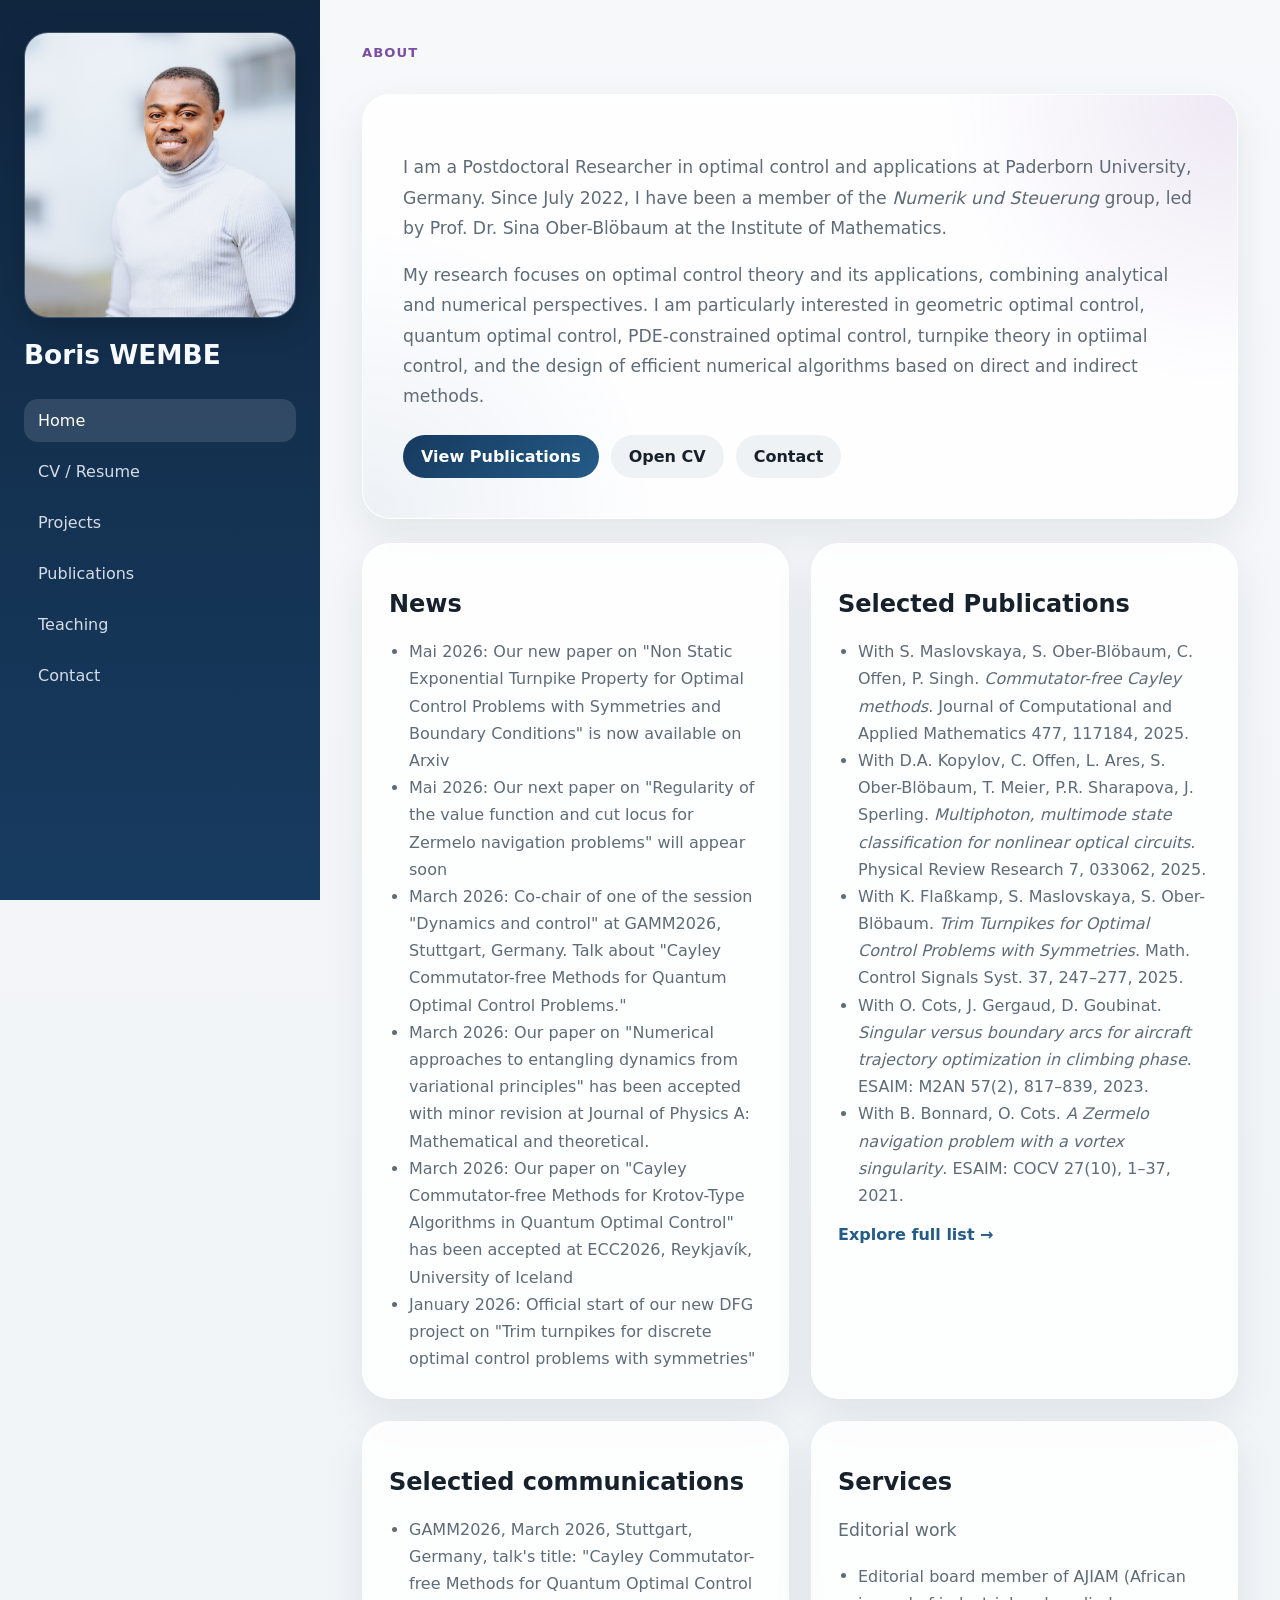
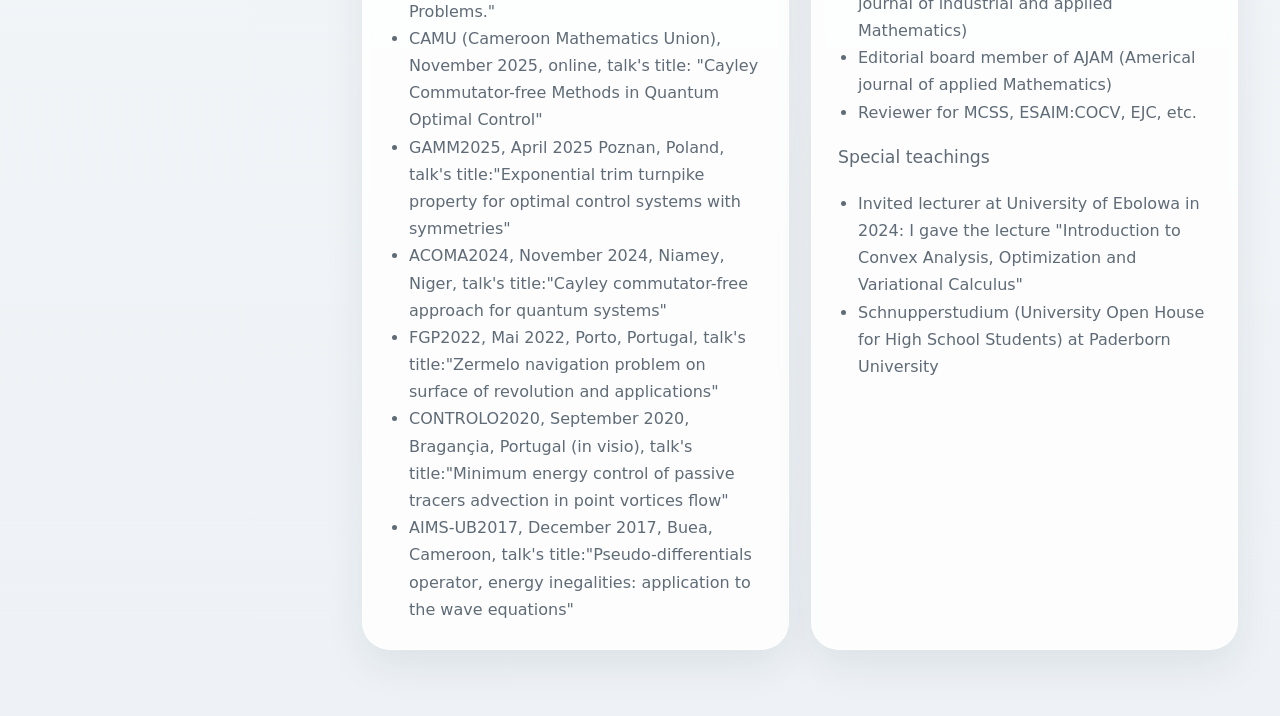
<file: index.html>
<!DOCTYPE html>
<html lang="en">
<head>
  <meta charset="UTF-8" />
  <meta name="viewport" content="width=device-width, initial-scale=1.0" />
  <title>Boris WEMBE | Optimal Control | Applied Mathematics</title>
  <meta name="description"
  content="Boris WEMBE is a Postdoctoral Researcher in Optimal Control and Applied Mathematics at Paderborn University. 
  Research in geometric control, quantum optimal control, PDEs and numerical methods." />
  <meta name="keywords"
  content="Boris WEMBE, optimal control, applied mathematics, quantum control, PDE, numerical analysis, turnpike theory" />
  <meta name="author" content="Boris WEMBE" />
  <link rel="stylesheet" href="styles.css" />
</head>
<body>
  <div class="layout">
    <aside class="sidebar">
      <div class="photo-box">
        <img src="assets/UPB_Arbeitsgruppen.jpg" alt="Boris WEMBE portrait placeholder" />
      </div>
      <div class="identity">
        <h1>Boris WEMBE</h1>
        <!--<p>Senior Researcher<br>Paderborn University</p>-->
      </div>
      <nav>
        <a class="active" href="index.html">Home</a>
        <!--<a href="about.html">About</a> -->
        <a href="cv.html">CV / Resume</a>
        <a href="projects.html">Projects</a>
        <a href="publications.html">Publications</a>
        <a href="teaching.html">Teaching</a>
        <a href="contact.html">Contact</a>
      </nav>
    </aside>

    <main class="content">
      <section class="page-header"><span class="eyebrow">About</span></section>
      <section class="hero-card">
        <p class="lead">I am a Postdoctoral Researcher in optimal control and applications at Paderborn University, Germany. 
          Since July 2022, I have been a member of the <em>Numerik und Steuerung</em> group, led by Prof. Dr. Sina Ober-Blöbaum 
          at the Institute of Mathematics.
        </p>
        <p class="lead">My research focuses on optimal control theory and its applications, 
          combining analytical and numerical perspectives. I am particularly interested in geometric optimal control, 
          quantum optimal control, PDE-constrained optimal control, turnpike theory in optiimal control, 
          and the design of efficient numerical algorithms based on direct and indirect methods.
        </p>
        <div class="cta-row">
          <a class="btn primary" href="publications.html">View Publications</a>
          <a class="btn secondary" href="cv.html">Open CV</a>
          <a class="btn secondary" href="contact.html">Contact</a>
        </div>
    </section>
    <section class="grid two">
      <article class="card"><h2>News</h2><ul class="clean-list">
        <li>Mai 2026: Our new paper on "Non Static Exponential Turnpike Property for Optimal Control Problems with Symmetries and Boundary Conditions" 
        is now available on Arxiv</li>
         <li>Mai 2026: Our next paper on "Regularity of the value function and cut locus for Zermelo navigation problems" will appear soon</li>
        <li>March 2026: Co-chair of one of the session "Dynamics and control" at GAMM2026, Stuttgart, Germany. 
        Talk about "Cayley Commutator-free Methods for Quantum Optimal Control Problems."</li>
        <li>March 2026: Our paper on "Numerical approaches to entangling dynamics from variational principles"
          has been accepted with minor revision at Journal of Physics A: Mathematical and theoretical.</li>
        <li>March 2026: Our paper on "Cayley Commutator-free Methods for Krotov-Type Algorithms in Quantum Optimal Control"
          has been accepted at ECC2026, Reykjavík, University of Iceland</li>
        <li>January 2026: Official start of our new DFG project on "Trim turnpikes for discrete optimal control problems with symmetries" </li>
        </ul>
      </article><article class="card"><h2>Selected Publications</h2><ul class="clean-list">
        <li>With S. Maslovskaya, S. Ober-Blöbaum, C. Offen, P. Singh. <em>Commutator-free Cayley methods</em>. Journal of Computational and Applied Mathematics 477, 117184, 2025.</li>
        <li>With D.A. Kopylov, C. Offen, L. Ares, S. Ober-Blöbaum, T. Meier, P.R. Sharapova, J. Sperling. <em>Multiphoton, multimode state classification for nonlinear optical circuits</em>. Physical Review Research 7, 033062, 2025.</li>
        <li>With K. Flaßkamp, S. Maslovskaya, S. Ober-Blöbaum. <em>Trim Turnpikes for Optimal Control Problems with Symmetries</em>. Math. Control Signals Syst. 37, 247–277, 2025.</li>
        <li>With O. Cots, J. Gergaud, D. Goubinat. <em>Singular versus boundary arcs for aircraft trajectory optimization in climbing phase</em>. ESAIM: M2AN 57(2), 817–839, 2023.</li>
        <li>With B. Bonnard, O. Cots. <em>A Zermelo navigation problem with a vortex singularity</em>. ESAIM: COCV 27(10), 1–37, 2021.</li>
        </ul>
        </p>
        <a class="text-link" href="publications.html">Explore full list →</a>
      </article>
      <article class="card"><h2>Selectied communications</h2><ul class="clean-list">
        <li>GAMM2026, March 2026, Stuttgart, Germany, talk's title: "Cayley Commutator-free Methods for Quantum Optimal Control Problems." </li>
        <li>CAMU (Cameroon Mathematics Union), November 2025, online, talk's title: "Cayley Commutator-free Methods in Quantum Optimal Control"</li>
        <li>GAMM2025, April 2025 Poznan, Poland, talk's title:"Exponential trim turnpike property for optimal control systems with symmetries"</li>
        <li>ACOMA2024, November 2024, Niamey, Niger, talk's title:"Cayley commutator-free approach for quantum systems"</li>
        <li>FGP2022, Mai 2022, Porto, Portugal, talk's title:"Zermelo navigation problem on surface of revolution and applications"</li>
        <li>CONTROLO2020, September 2020, Bragançia, Portugal (in visio), talk's title:"Minimum energy control of passive tracers advection in point vortices flow"</li>
        <li>AIMS-UB2017, December 2017, Buea, Cameroon, talk's title:"Pseudo-differentials operator, energy inegalities: application to the wave equations"</li></ul>
      </article>
      <article class="card"><h2>Services</h2>
        <p class="lead">Editorial work<ul class="clean-list">
        <li>Editorial board member of AJIAM (African journal of industrial and applied Mathematics) </li>
        <li>Editorial board member of AJAM (Americal journal of applied Mathematics)</li>
        <li>Reviewer for MCSS, ESAIM:COCV, EJC, etc.</li></ul></p>
        <p class="lead">Special teachings<ul class="clean-list">  
        <li>Invited lecturer at University of Ebolowa in 2024: I gave the lecture
        "Introduction to Convex Analysis, Optimization and Variational Calculus"</li>
        <li>Schnupperstudium (University Open House for High School Students) at Paderborn University</li>
      </article>
    </section>
    </main>
  </div>
</body>
</html>
</file>
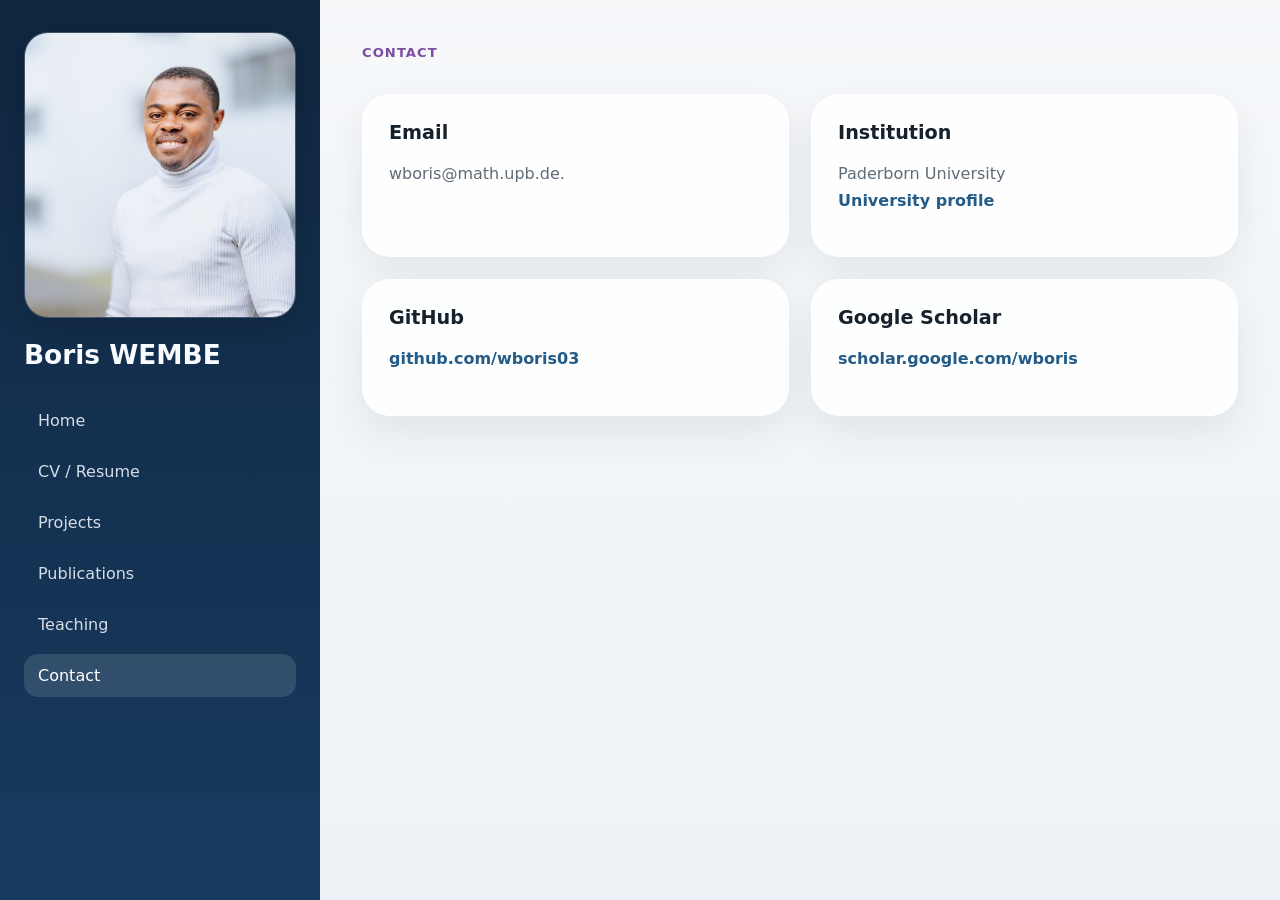
<file: contact.html>
<!DOCTYPE html>
<html lang="en">
<head><meta charset="UTF-8" /><meta name="viewport" content="width=device-width, initial-scale=1.0" />
<title>Boris WEMBE | Contact</title><link rel="stylesheet" href="styles.css" /></head>
<body>
<div class="layout">
    <aside class="sidebar">
      <div class="photo-box">
        <img src="assets/UPB_Arbeitsgruppen.jpg" alt="Boris WEMBE portrait placeholder" />
      </div>
      <div class="identity">
        <h1>Boris WEMBE</h1>
        <!--<p>Senior Researcher<br>Paderborn University</p>-->
      </div>
      <nav>
        <a href="index.html">Home</a>
        <!--<a href="about.html">About</a> -->
        <a href="cv.html">CV / Resume</a>
        <a href="projects.html">Projects</a>
        <a href="publications.html">Publications</a>
        <a href="teaching.html">Teaching</a>
        <a class="active"  href="contact.html">Contact</a>
      </nav>
    </aside>
  <main class="content">
    <section class="page-header"><span class="eyebrow">Contact</span></section>
    <section class="grid two">
    <article class="card"><h3>Email</h3><p>wboris@math.upb.de.</p></article>
    <article class="card"><h3>Institution</h3><p>Paderborn University<br><a class="text-link" href="https://www.uni-paderborn.de/person/95394">University profile</a></p></article>
    <article class="card"><h3>GitHub</h3><p><a class="text-link" href="https://github.com/wboris03">github.com/wboris03</a></p></article>
    <article class="card"><h3>Google Scholar</h3><p><a class="text-link" href="https://scholar.google.com/citations?user=HVoNU2QAAAAJ&hl=fr">scholar.google.com/wboris</p></article>
    </section>
  </main>
</div>
</body>
</html>
</file>
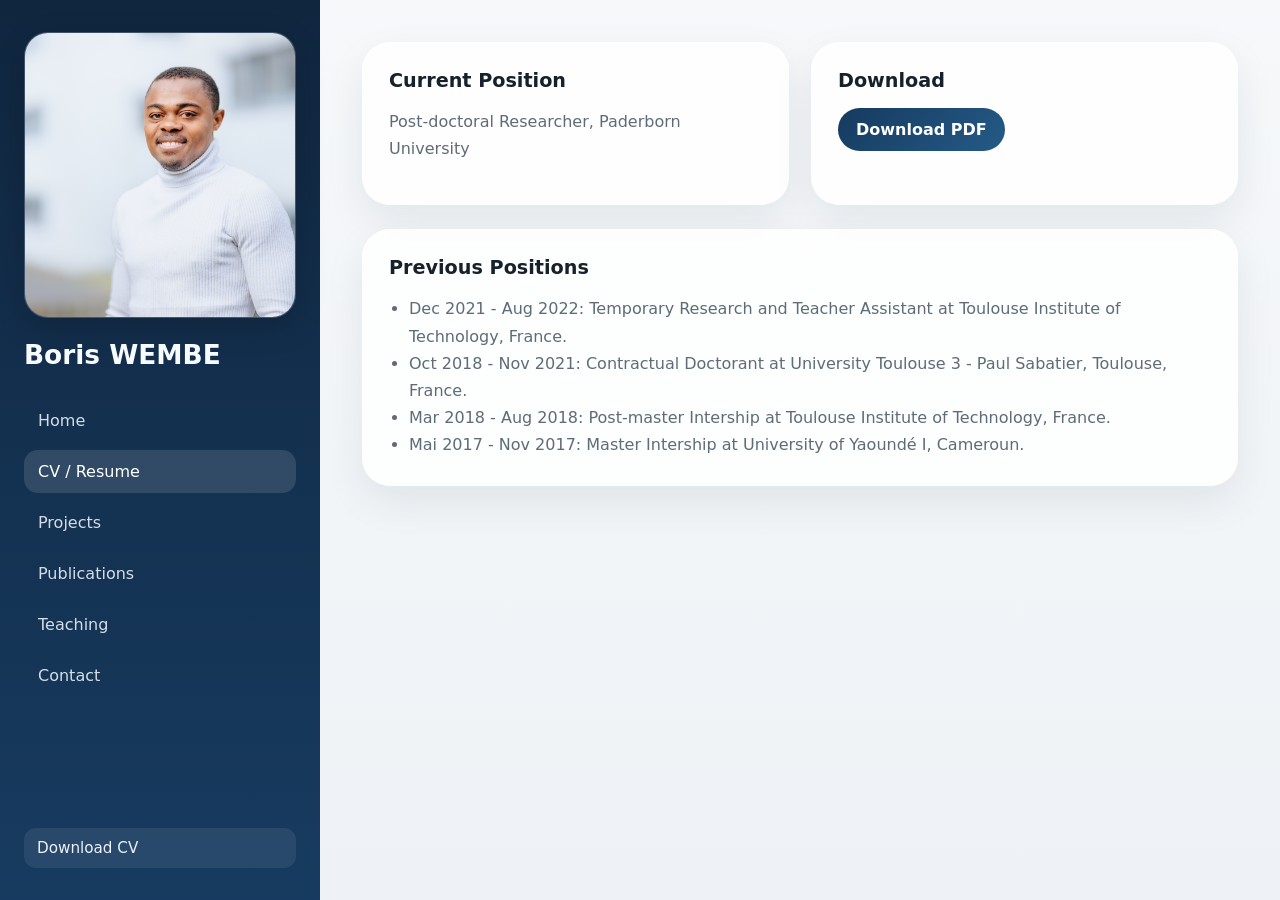
<file: cv.html>
<!DOCTYPE html>
<html lang="en">
<head><meta charset="UTF-8" /><meta name="viewport" content="width=device-width, initial-scale=1.0" />
<title>Boris WEMBE | CV</title><link rel="stylesheet" href="styles.css" /></head>
<body>
<div class="layout">
<aside class="sidebar"><div class="photo-box"><img src="assets/UPB_Arbeitsgruppen.jpg" alt="portrait" /></div>
<div class="identity"><h1>Boris WEMBE</h1></div>
<nav><a href="index.html">Home</a><a class="active" href="cv.html">CV / Resume</a>
<a href="projects.html">Projects</a><a href="publications.html">Publications</a><a href="teaching.html">Teaching</a>
<a href="contact.html">Contact</a></nav><div class="sidebar-footer"><a href="cv/Boris_wembe_CV.pdf">Download CV</a>
<!--<a href="https://www.uni-paderborn.de/person/95394">University Profile</a><a href="https://github.com/wboris03">GitHub</a>-->
</div></aside>
<main class="content">
<section class="grid two">
<article class="card"><h3>Current Position</h3><p>Post-doctoral Researcher, Paderborn University</p></article>
<article class="card"><h3>Download</h3></p><a class="btn primary" href="cv/Boris_wembe_CV.pdf">Download PDF</a></article>
</section>
<section class="card"><h3>Previous Positions</h3><p><ul class="clean-list">
  <li>Dec 2021 - Aug 2022: Temporary Research and Teacher Assistant at Toulouse Institute of Technology, France.</li>
  <li>Oct 2018 - Nov 2021: Contractual Doctorant at University Toulouse 3 - Paul Sabatier, Toulouse, France.</li>
  <li>Mar 2018 - Aug 2018: Post-master Intership at Toulouse Institute of Technology, France. </li>
  <li>Mai 2017 - Nov 2017: Master Intership at University of Yaoundé I, Cameroun.</li></ul>
</section>
</main>
</div>
</body>
</html>
</file>
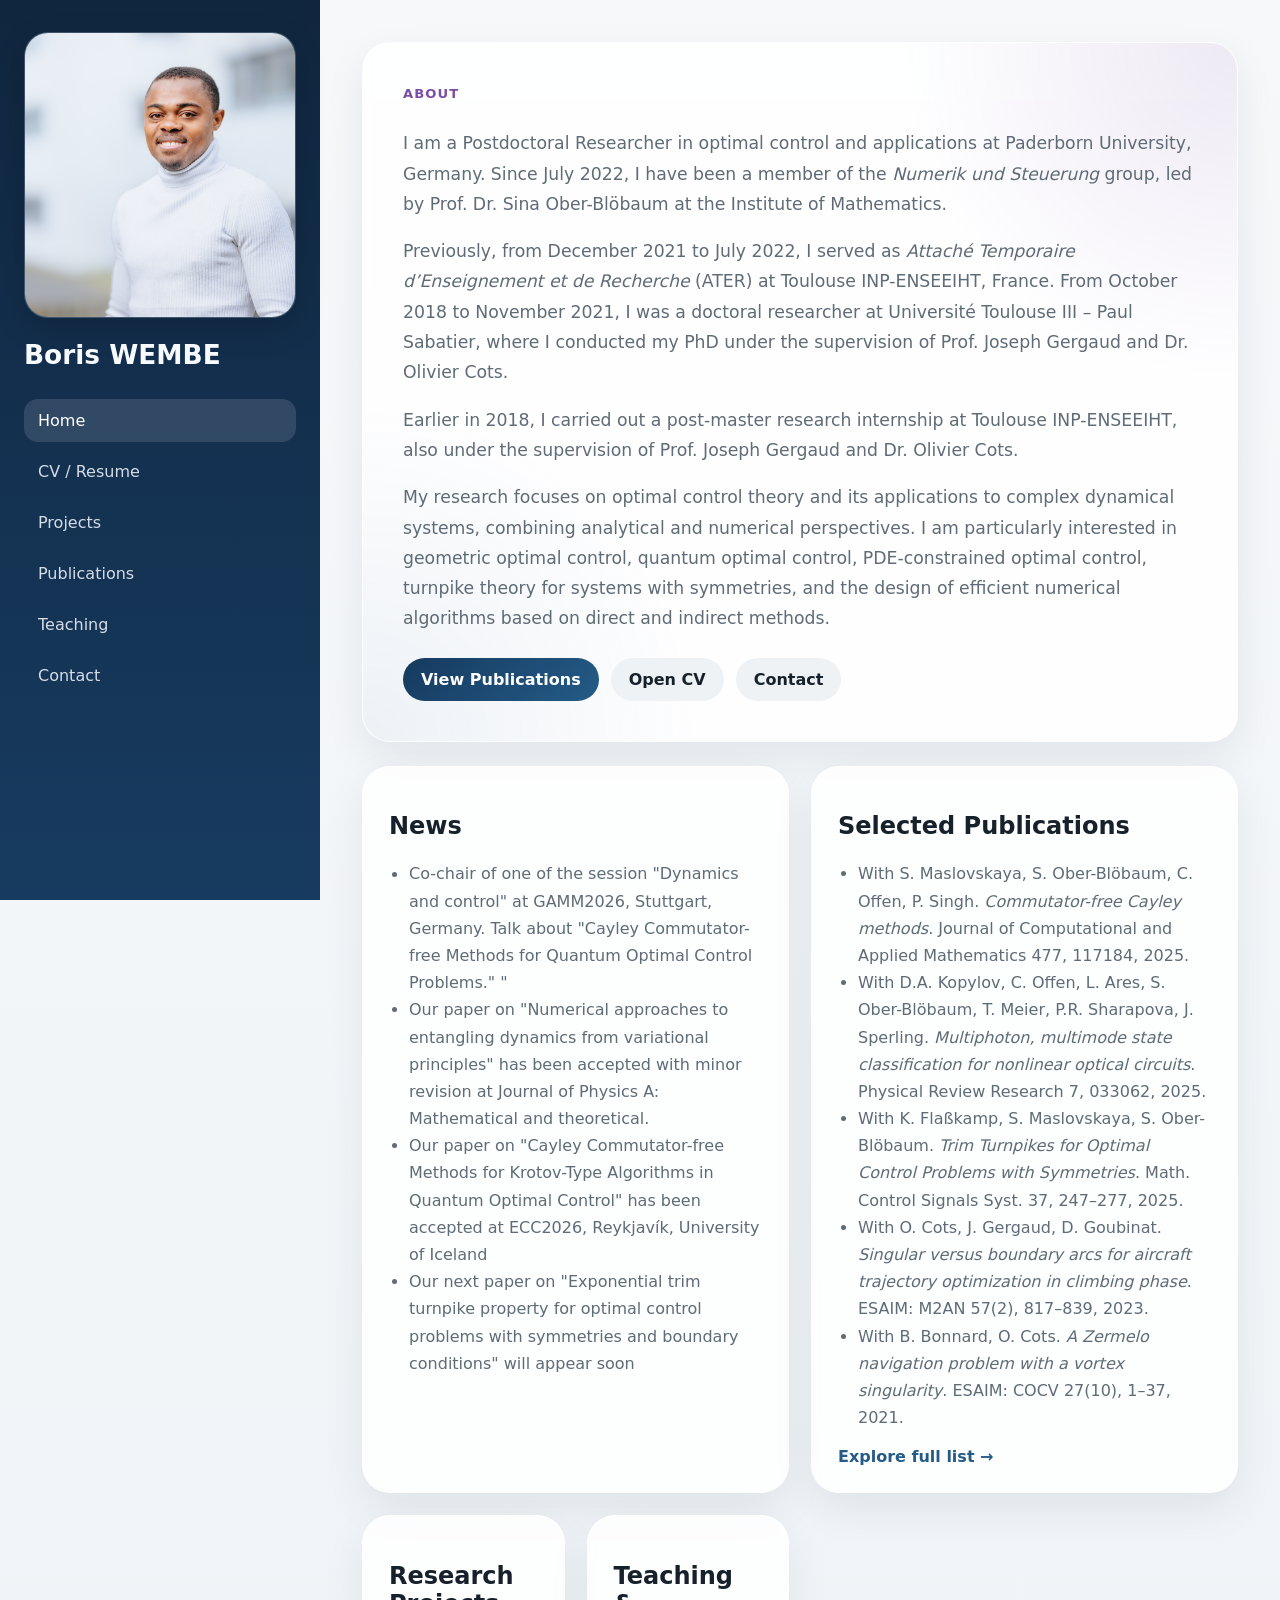
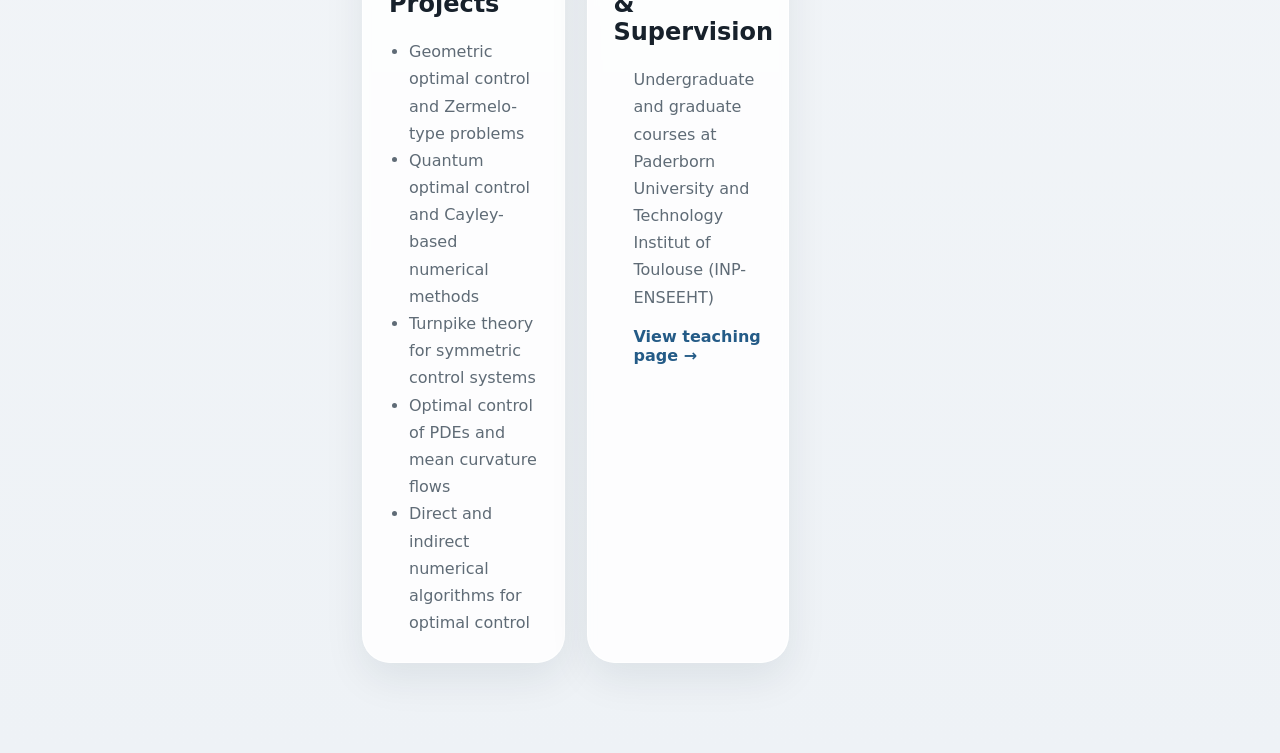
<file: home.html>
<!DOCTYPE html>
<html lang="en">
<head>
  <meta charset="UTF-8" />
  <meta name="viewport" content="width=device-width, initial-scale=1.0" />
  <title>Boris WEMBE | Home</title>
  <link rel="stylesheet" href="styles.css" />
</head>
<body>
  <div class="layout">
    <aside class="sidebar">
      <div class="photo-box">
        <img src="assets/UPB_Arbeitsgruppen.jpg" alt="Boris WEMBE portrait placeholder" />
      </div>
      <div class="identity">
        <h1>Boris WEMBE</h1>
        <!--<p>Senior Researcher<br>Paderborn University</p>-->
      </div>
      <nav>
        <a class="active" href="home.html">Home</a>
        <!--<a href="about.html">About</a> -->
        <a href="cv.html">CV / Resume</a>
        <a href="projects.html">Projects</a>
        <a href="publications.html">Publications</a>
        <a href="teaching.html">Teaching</a>
        <a href="contact.html">Contact</a>
      </nav>
    </aside>

    <main class="content">
      <section class="hero-card">
        <span class="eyebrow">About</span>
        <p class="lead">I am a Postdoctoral Researcher in optimal control and applications at Paderborn University, Germany. 
          Since July 2022, I have been a member of the <em>Numerik und Steuerung</em> group, led by Prof. Dr. Sina Ober-Blöbaum 
          at the Institute of Mathematics.
        </p>
        <p class="lead">Previously, from December 2021 to July 2022, I served as <em>Attaché Temporaire d’Enseignement et de Recherche</em> 
          (ATER) at Toulouse INP-ENSEEIHT, France. From October 2018 to November 2021, I was a doctoral researcher 
          at Université Toulouse III – Paul Sabatier, where I conducted my PhD under the supervision of Prof. Joseph Gergaud and Dr. Olivier Cots.
        </p>
        <p class="lead">Earlier in 2018, I carried out a post-master research internship at Toulouse INP-ENSEEIHT, 
          also under the supervision of Prof. Joseph Gergaud and Dr. Olivier Cots.
        </p>
        <p class="lead">My research focuses on optimal control theory and its applications to complex dynamical systems, 
          combining analytical and numerical perspectives. I am particularly interested in geometric optimal control, 
          quantum optimal control, PDE-constrained optimal control, turnpike theory for systems with symmetries, 
          and the design of efficient numerical algorithms based on direct and indirect methods.
        </p>
        <div class="cta-row">
          <a class="btn primary" href="publications.html">View Publications</a>
          <a class="btn secondary" href="cv.html">Open CV</a>
          <a class="btn secondary" href="contact.html">Contact</a>
        </div>
    </section>
    <section class="grid two">
      <article class="card"><h2>News</h2><ul class="clean-list">
        <li>Co-chair of one of the session "Dynamics and control" at GAMM2026, Stuttgart, Germany. 
        Talk about "Cayley Commutator-free Methods for Quantum Optimal Control Problems." "</li>
        <li>Our paper on "Numerical approaches to entangling dynamics from variational principles"
          has been accepted with minor revision at Journal of Physics A: Mathematical and theoretical.</li>
        <li>Our paper on "Cayley Commutator-free Methods for Krotov-Type Algorithms in Quantum Optimal Control"
          has been accepted at ECC2026, Reykjavík, University of Iceland</li>
        <li>Our next paper on "Exponential trim turnpike property for optimal control problems with symmetries 
          and boundary conditions" will appear soon</li>
        </ul>
      </article><article class="card"><h2>Selected Publications</h2><ul class="clean-list">
        <li>With S. Maslovskaya, S. Ober-Blöbaum, C. Offen, P. Singh. <em>Commutator-free Cayley methods</em>. Journal of Computational and Applied Mathematics 477, 117184, 2025.</li>
        <li>With D.A. Kopylov, C. Offen, L. Ares, S. Ober-Blöbaum, T. Meier, P.R. Sharapova, J. Sperling. <em>Multiphoton, multimode state classification for nonlinear optical circuits</em>. Physical Review Research 7, 033062, 2025.</li>
        <li>With K. Flaßkamp, S. Maslovskaya, S. Ober-Blöbaum. <em>Trim Turnpikes for Optimal Control Problems with Symmetries</em>. Math. Control Signals Syst. 37, 247–277, 2025.</li>
        <li>With O. Cots, J. Gergaud, D. Goubinat. <em>Singular versus boundary arcs for aircraft trajectory optimization in climbing phase</em>. ESAIM: M2AN 57(2), 817–839, 2023.</li>
        <li>With B. Bonnard, O. Cots. <em>A Zermelo navigation problem with a vortex singularity</em>. ESAIM: COCV 27(10), 1–37, 2021.</li>
        </ul>
        </p>
        <a class="text-link" href="publications.html">Explore full list →</a>
      </article>
    <section class="grid two">
      <article class="card"><h2>Research Projects</h2><ul class="clean-list">
        <li>Geometric optimal control and Zermelo-type problems</li>
        <li>Quantum optimal control and Cayley-based numerical methods</li>
        <li>Turnpike theory for symmetric control systems</li>
        <li>Optimal control of PDEs and mean curvature flows</li>
        <li>Direct and indirect numerical algorithms for optimal control</li>
      </ul>
      </article><article class="card"><h2>Teaching & Supervision</h2><ul class="clean-list">
        <p>Undergraduate and graduate courses at Paderborn University and Technology Institut of Toulouse (INP-ENSEEHT) </p>
        <a class="text-link" href="teaching.html">View teaching page →</a>
      </article>
    </section>
    </main>
  </div>
</body>
</html>
</file>
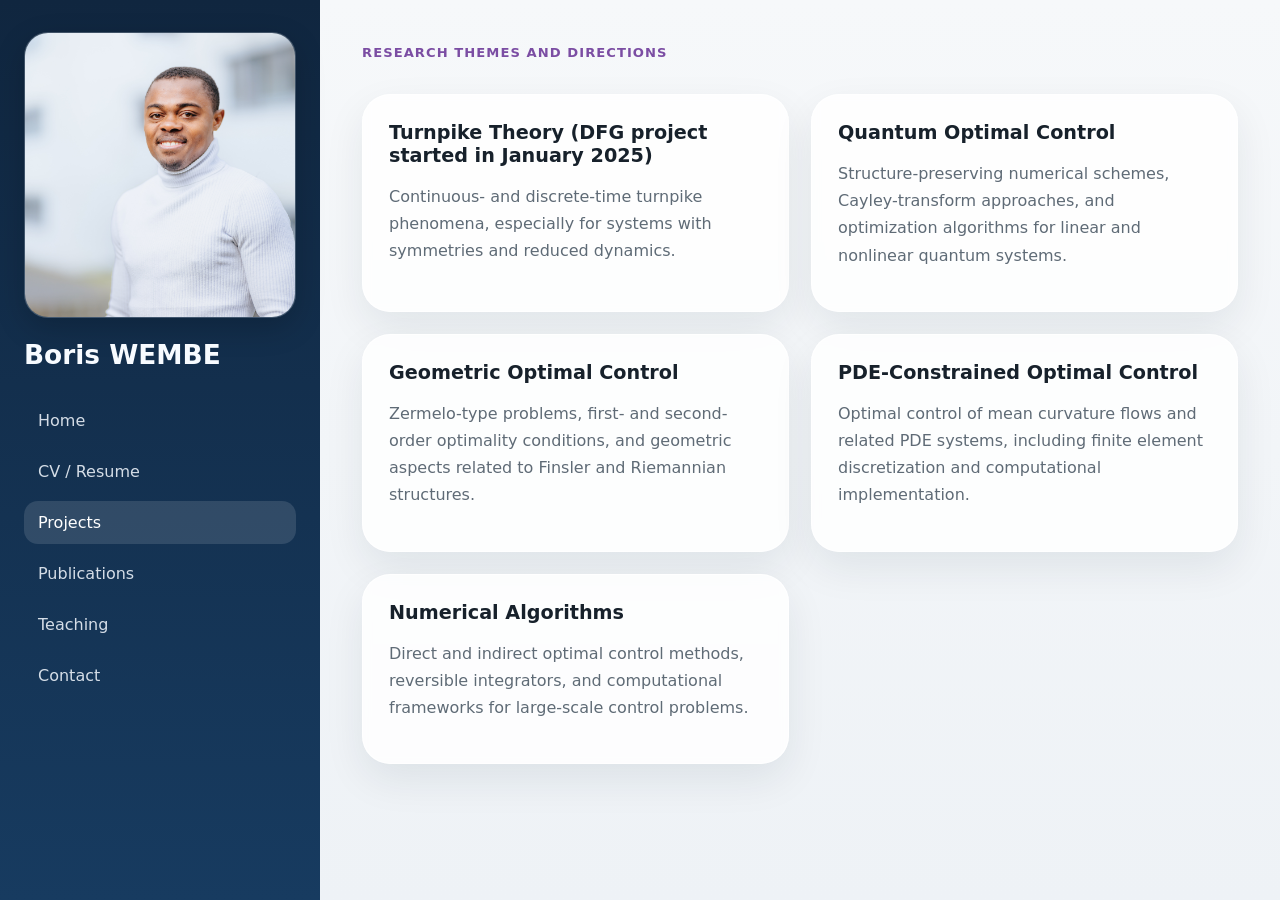
<file: projects.html>
<!DOCTYPE html>
<html lang="en">
<head><meta charset="UTF-8" /><meta name="viewport" content="width=device-width, initial-scale=1.0" /><title>Boris WEMBE | Projects</title><link rel="stylesheet" href="styles.css" /></head>
<body>
<div class="layout">
    <aside class="sidebar">
      <div class="photo-box">
        <img src="assets/UPB_Arbeitsgruppen.jpg" alt="Boris WEMBE portrait placeholder" />
      </div>
      <div class="identity">
        <h1>Boris WEMBE</h1>
        <!--<p>Senior Researcher<br>Paderborn University</p>-->
      </div>
      <nav>
        <a href="index.html">Home</a>
        <!--<a href="about.html">About</a> -->
        <a href="cv.html">CV / Resume</a>
        <a class="active"  href="projects.html">Projects</a>
        <a href="publications.html">Publications</a>
        <a href="teaching.html">Teaching</a>
        <a href="contact.html">Contact</a>
      </nav>
    </aside>
    <main class="content">
      <section class="page-header"><span class="eyebrow">Research themes and directions</span></section>
      <section class="grid two">
      <article class="card"><h3>Turnpike Theory (DFG project started in January 2025)</h3><p>Continuous- and discrete-time turnpike phenomena, especially for systems with symmetries and reduced dynamics.</p></article>
      <article class="card"><h3>Quantum Optimal Control</h3><p>Structure-preserving numerical schemes, Cayley-transform approaches, and optimization algorithms for linear and nonlinear quantum systems.</p></article>
      <article class="card"><h3>Geometric Optimal Control</h3><p>Zermelo-type problems, first- and second-order optimality conditions, and geometric aspects related to Finsler and Riemannian structures.</p></article>
      <article class="card"><h3>PDE-Constrained Optimal Control</h3><p>Optimal control of mean curvature flows and related PDE systems, including finite element discretization and computational implementation.</p></article>
      <article class="card"><h3>Numerical Algorithms</h3><p>Direct and indirect optimal control methods, reversible integrators, and computational frameworks for large-scale control problems.</p></article>
      </section>
    </main>
</div>
</body>
</html>
</file>
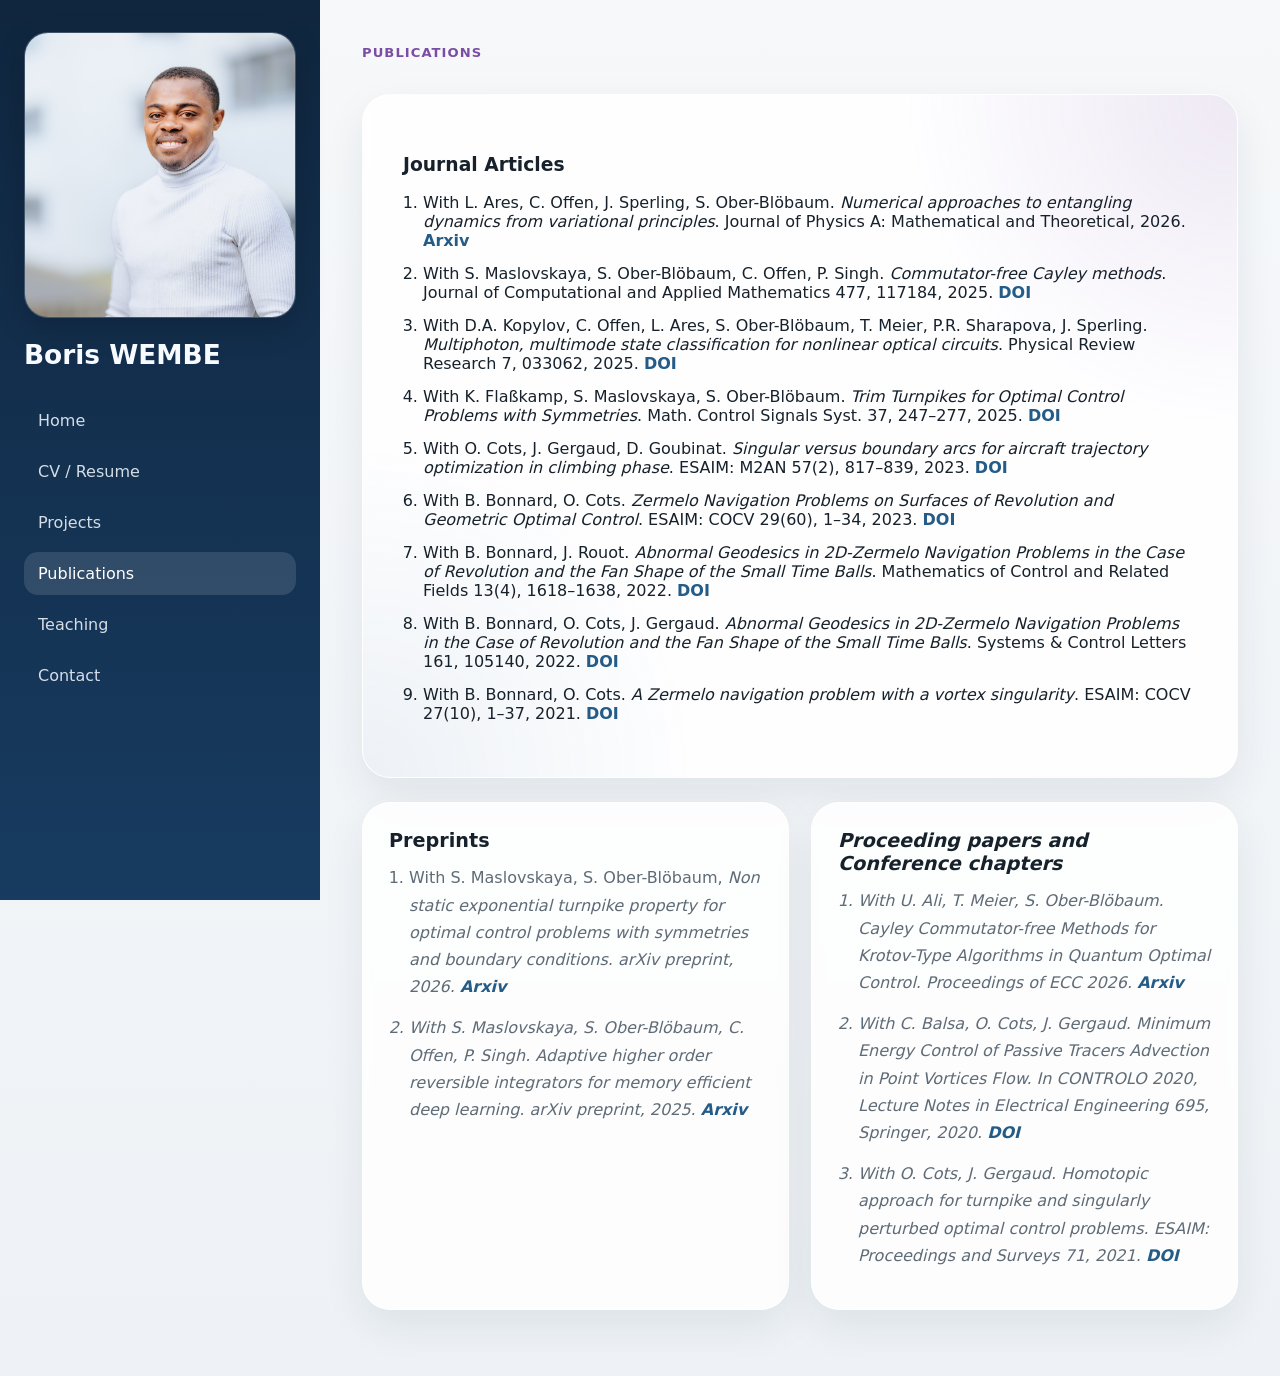
<file: publications.html>
<!DOCTYPE html>
<html lang="en">
<head><meta charset="UTF-8" /><meta name="viewport" content="width=device-width, initial-scale=1.0" /><title>Boris WEMBE | Publications</title><link rel="stylesheet" href="styles.css" /></head>
<body>
<div class="layout">
    <aside class="sidebar">
      <div class="photo-box">
        <img src="assets/UPB_Arbeitsgruppen.jpg" alt="Boris WEMBE portrait placeholder" />
      </div>
      <div class="identity">
        <h1>Boris WEMBE</h1>
        <!--<p>Senior Researcher<br>Paderborn University</p>-->
      </div>
      <nav>
        <a href="index.html">Home</a>
        <!--<a href="about.html">About</a> -->
        <a href="cv.html">CV / Resume</a>
        <a href="projects.html">Projects</a>
        <a class="active" href="publications.html">Publications</a>
        <a href="teaching.html">Teaching</a>
        <a href="contact.html">Contact</a>
      </nav>
    </aside>
    
    <main class="content">
      <section class="page-header"><span class="eyebrow">Publications</span></section>
      <section class="hero-card"><h3>Journal Articles</h3><ol class="pub-list">
      <li>With L. Ares, C. Offen, J. Sperling, S. Ober-Blöbaum. <em>Numerical approaches to entangling dynamics from variational principles</em>.
      Journal of Physics A: Mathematical and Theoretical, 2026. <a class="text-link" href="https://doi.org/10.48550/arXiv.2602.05726">Arxiv</a></li>
      <li>With S. Maslovskaya, S. Ober-Blöbaum, C. Offen, P. Singh. <em>Commutator-free Cayley methods</em>. 
      Journal of Computational and Applied Mathematics 477, 117184, 2025. <a class="text-link" href="https://doi.org/10.1016/j.cam.2025.117184">DOI</a></li>
      <li>With D.A. Kopylov, C. Offen, L. Ares, S. Ober-Blöbaum, T. Meier, P.R. Sharapova, J. Sperling. <em>Multiphoton, multimode state classification 
      for nonlinear optical circuits</em>. Physical Review Research 7, 033062, 2025. <a class="text-link" href="https://doi.org/10.1103/sv6z-v1gk">DOI</a></li>
      <li>With K. Flaßkamp, S. Maslovskaya, S. Ober-Blöbaum. <em>Trim Turnpikes for Optimal Control Problems with Symmetries</em>. 
      Math. Control Signals Syst. 37, 247–277, 2025. <a class="text-link" href="https://doi.org/10.1007/s00498-025-00408-w">DOI</a></li>
      <li>With O. Cots, J. Gergaud, D. Goubinat. <em>Singular versus boundary arcs for aircraft trajectory optimization in climbing phase</em>. 
      ESAIM: M2AN 57(2), 817–839, 2023. <a class="text-link" href="https://doi.org/10.1051/m2an/2022101">DOI</a></li>
      <li>With B. Bonnard, O. Cots. <em>Zermelo Navigation Problems on Surfaces of Revolution and Geometric Optimal Control</em>. 
      ESAIM: COCV 29(60), 1–34, 2023. <a class="text-link" href="https://doi.org/10.1051/cocv/2023052">DOI</a></li>
      <li>With B. Bonnard, J. Rouot. <em>Abnormal Geodesics in 2D-Zermelo Navigation Problems in the Case of Revolution and the Fan Shape of the Small Time Balls</em>.
      Mathematics of Control and Related Fields 13(4), 1618–1638, 2022. <a class="text-link" href="https://doi.org/10.3934/mcrf.2022052">DOI</a></li>
      <li>With B. Bonnard, O. Cots, J. Gergaud. <em>Abnormal Geodesics in 2D-Zermelo Navigation Problems in the Case of Revolution and the Fan Shape of the 
      Small Time Balls</em>. Systems &amp; Control Letters 161, 105140, 2022. <a class="text-link" href="https://doi.org/10.1016/j.sysconle.2022.105140">DOI</a></li>
      <li>With B. Bonnard, O. Cots. <em>A Zermelo navigation problem with a vortex singularity</em>. 
      ESAIM: COCV 27(10), 1–37, 2021. <a class="text-link" href="https://doi.org/10.1051/cocv/2020058">DOI</a></li></ol>
      </section>  
      <section class="grid two">
      <article class="card"><h3>Preprints</h3><ol class="pub-list">
      <li>With S. Maslovskaya, S. Ober-Blöbaum, 
      <em>Non static exponential turnpike property for optimal control problems with symmetries and boundary conditions. arXiv preprint, 2026.
      <a class="text-link" href="https://doi.org/10.48550/arXiv:2604.22487">Arxiv</a></li>
      <li>With S. Maslovskaya, S. Ober-Blöbaum, C. Offen, P. Singh. 
      <em>Adaptive higher order reversible integrators for memory efficient deep learning</em>. arXiv preprint, 2025. 
      <a class="text-link" href="https://doi.org/10.48550/arXiv.2410.09537">Arxiv</a></li></ol></article>
      <article class="card"><h3>Proceeding papers and Conference chapters </h3><ol class="pub-list">
      <li>With U. Ali, T. Meier, S. Ober-Blöbaum. <em>Cayley Commutator-free Methods for Krotov-Type Algorithms in Quantum Optimal Control</em>. 
      Proceedings of ECC 2026. <a class="text-link" href="https://doi.org/10.48550/arXiv.2603.11697">Arxiv</a></li>
      <li>With C. Balsa, O. Cots, J. Gergaud. <em>Minimum Energy Control of Passive Tracers Advection in Point Vortices Flow</em>. 
      In CONTROLO 2020, Lecture Notes in Electrical Engineering 695, Springer, 2020. <a class="text-link" href="https://doi.org/10.1007/978-3-030-58653-9_22">DOI</a></li>
      <li>With O. Cots, J. Gergaud. <em>Homotopic approach for turnpike and singularly perturbed optimal control problems</em>. 
      ESAIM: Proceedings and Surveys 71, 2021. <a class="text-link" href="https://doi.org/10.1051/proc/202171105">DOI</a></li></ol></article>
      </section>
    </main>
</div>
</body>
</html>
</file>
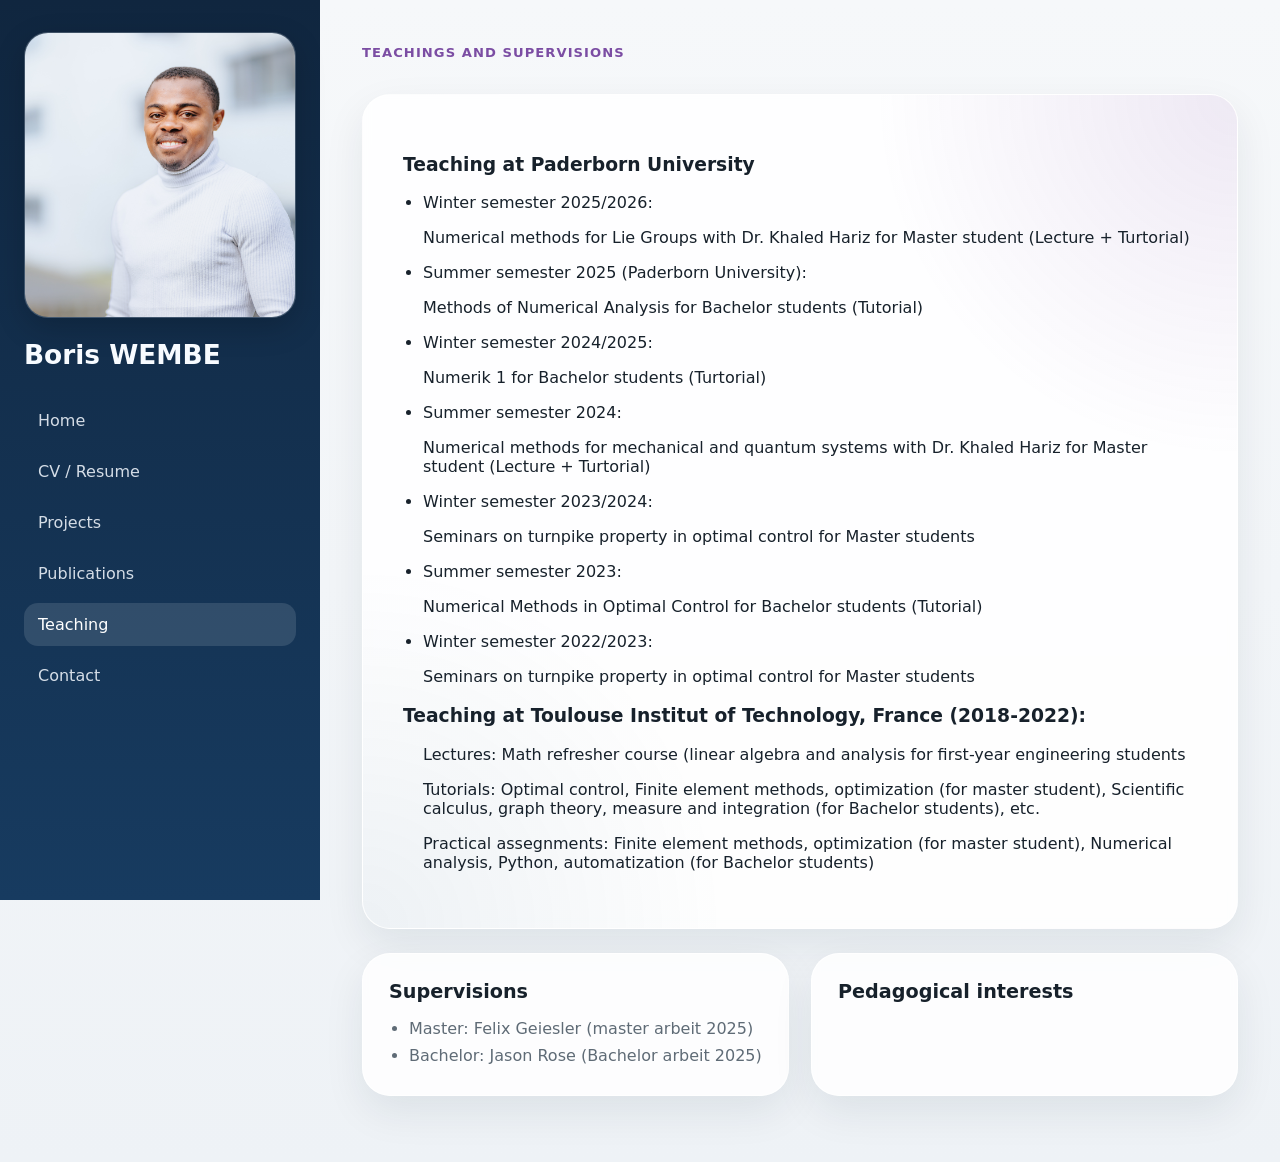
<file: teaching.html>
<!DOCTYPE html>
<html lang="en">
<head><meta charset="UTF-8" /><meta name="viewport" content="width=device-width, initial-scale=1.0" /><title>Boris WEMBE | Teaching</title><link rel="stylesheet" href="styles.css" /></head>
<body>
<div class="layout">
    <aside class="sidebar">
      <div class="photo-box">
        <img src="assets/UPB_Arbeitsgruppen.jpg" alt="Boris WEMBE portrait placeholder" />
      </div>
      <div class="identity">
        <h1>Boris WEMBE</h1>
        <!--<p>Senior Researcher<br>Paderborn University</p>-->
      </div>
      <nav>
        <a href="index.html">Home</a>
        <!--<a href="about.html">About</a> -->
        <a href="cv.html">CV / Resume</a>
        <a href="projects.html">Projects</a>
        <a href="publications.html">Publications</a>
        <a class="active" href="teaching.html">Teaching</a>
        <a href="contact.html">Contact</a>
      </nav>
    </aside>
    
    <main class="content">
      <section class="page-header"><span class="eyebrow">Teachings and Supervisions</span></section>
      <section class="hero-card"><h3>Teaching at Paderborn University </h3>
      <ul class="clean-list">
        <li>Winter semester 2025/2026: 
            <p>Numerical methods for Lie Groups with Dr. Khaled Hariz for Master student (Lecture + Turtorial)</p></li>
        <li>Summer semester 2025 (Paderborn University): 
            <p>Methods of Numerical Analysis for Bachelor students (Tutorial)</p></li>
        <li>Winter semester 2024/2025: 
            <p>Numerik 1 for Bachelor students (Turtorial)</p></li>
        <li>Summer semester 2024: 
            <p>Numerical methods for mechanical and quantum systems  with Dr. Khaled Hariz for Master student (Lecture + Turtorial)</p></li>
        <li>Winter semester 2023/2024: 
            <p>Seminars on turnpike property in optimal control for Master students</p></li>
        <li>Summer semester 2023: 
            <p>Numerical Methods in Optimal Control for Bachelor students (Tutorial)</p></li>
        <li>Winter semester 2022/2023: 
            <p>Seminars on turnpike property in optimal control for Master students</p></li></ul>
       
        <h3>Teaching at Toulouse Institut of Technology, France (2018-2022):</h3><ul class="clean-list"> 
            <p>Lectures: Math refresher course (linear algebra and analysis for first-year engineering students</p>
            <p>Tutorials: Optimal control, Finite element methods, optimization (for master student), Scientific calculus, 
            graph theory, measure and integration (for Bachelor students), etc.  </p>
        <p>Practical assegnments: Finite element methods, optimization (for master student),
            Numerical analysis, Python, automatization (for Bachelor students)</p></li></ul>
      </section>
      <section class="grid two">
      <article class="card"><h3>Supervisions</h3><ul class="clean-list">
        <li>Master: Felix Geiesler (master arbeit 2025)</li>
        <li>Bachelor: Jason Rose (Bachelor arbeit 2025) </li></ul></article>
      <article class="card"><h3>Pedagogical interests</h3><ul class="clean-list"></ul></article>
      </section>
    </main>
</div>
</body>
</html>
</file>
<file: styles.css>
:root {
  --bg: #f4f6f8;
  --panel: #ffffff;
  --panel-2: #eef2f5;
  --text: #17212b;
  --muted: #5f6b76;
  --line: #d7dfe6;
  --primary: #163a5f;
  --primary-2: #245b87;
  --accent: #7b4da3;
  --accent-soft: #efe7f7;
  --success-soft: #e7f1ed;
  --shadow: 0 16px 40px rgba(18, 32, 46, 0.08);
}

* { box-sizing: border-box; }
html, body { margin: 0; padding: 0; font-family: Inter, system-ui, -apple-system, BlinkMacSystemFont, "Segoe UI", sans-serif; color: var(--text); background: linear-gradient(180deg, #f6f8fa 0%, #eef2f6 100%); }
a { color: inherit; text-decoration: none; }

.layout {
  min-height: 100vh;
  display: grid;
  grid-template-columns: 320px 1fr;
}

.sidebar {
  background: linear-gradient(180deg, #10263f 0%, #173b60 100%);
  color: #f7fbff;
  padding: 32px 24px;
  position: sticky;
  top: 0;
  height: 100vh;
  display: flex;
  flex-direction: column;
  gap: 22px;
}

.photo-box {
  width: 100%;
  aspect-ratio: 1 / 1.05;
  border-radius: 24px;
  overflow: hidden;
  background: rgba(255,255,255,0.09);
  border: 1px solid rgba(255,255,255,0.12);
  box-shadow: 0 10px 30px rgba(0,0,0,0.18);
}

.photo-box img { width: 100%; height: 100%; object-fit: cover; display: block; }
.identity h1 { margin: 0 0 8px; font-size: 1.65rem; line-height: 1.1; }
.identity p { margin: 0; color: rgba(240,247,255,0.82); line-height: 1.5; }

nav { display: grid; gap: 8px; }
nav a {
  padding: 12px 14px;
  border-radius: 14px;
  color: rgba(244,249,255,0.86);
  transition: 0.2s ease;
}
nav a:hover, nav a.active {
  background: rgba(255,255,255,0.12);
  color: #fff;
}

.sidebar-footer {
  margin-top: auto;
  display: grid;
  gap: 10px;
}
.sidebar-footer a {
  padding: 11px 13px;
  border-radius: 12px;
  background: rgba(255,255,255,0.08);
  color: rgba(248,251,255,0.95);
  font-size: 0.95rem;
}

.content { padding: 42px; }
.page-header { margin-bottom: 24px; }
.eyebrow {
  display: inline-block;
  font-size: 0.82rem;
  letter-spacing: 0.08em;
  text-transform: uppercase;
  color: var(--accent);
  font-weight: 700;
  margin-bottom: 10px;
}
.page-header h2, .hero-card h2 { margin: 0; font-size: clamp(2rem, 3vw, 3.2rem); line-height: 1.12; }

.hero-card, .card {
  background: rgba(255,255,255,0.84);
  backdrop-filter: blur(4px);
  border: 1px solid rgba(255,255,255,0.85);
  border-radius: 28px;
  box-shadow: var(--shadow);
}
.hero-card {
  padding: 40px;
  margin-bottom: 24px;
  background:
    radial-gradient(circle at top right, rgba(123,77,163,0.12), transparent 30%),
    radial-gradient(circle at bottom left, rgba(36,91,135,0.08), transparent 30%),
    rgba(255,255,255,0.88);
}
.lead { font-size: 1.08rem; line-height: 1.75; color: var(--muted); max-width: 880px; }
.cta-row { display: flex; gap: 12px; flex-wrap: wrap; margin-top: 24px; }

.btn {
  display: inline-flex;
  align-items: center;
  justify-content: center;
  padding: 12px 18px;
  border-radius: 999px;
  font-weight: 600;
}
.btn.primary { background: linear-gradient(135deg, var(--primary), var(--primary-2)); color: #fff; }
.btn.secondary { background: var(--panel-2); color: var(--text); }

.grid { display: grid; gap: 22px; margin-bottom: 24px; }
.grid.two { grid-template-columns: repeat(2, minmax(0, 1fr)); }
.grid.three { grid-template-columns: repeat(3, minmax(0, 1fr)); }
.card { padding: 26px; }
.card h3 { margin-top: 0; margin-bottom: 12px; font-size: 1.2rem; }
.card p, .card li { color: var(--muted); line-height: 1.7; }
.accent-card { background: linear-gradient(180deg, #f8f4fc 0%, #ffffff 100%); }
.clean-list, .pub-list { margin: 0; padding-left: 20px; }
.text-link { color: var(--primary-2); font-weight: 600; }
.prose p { margin-top: 0; }
.pub-list li { margin-bottom: 14px; }

@media (max-width: 1040px) {
  .layout { grid-template-columns: 1fr; }
  .sidebar { position: relative; height: auto; }
  .content { padding: 24px; }
  .grid.two, .grid.three { grid-template-columns: 1fr; }
}
</file>
